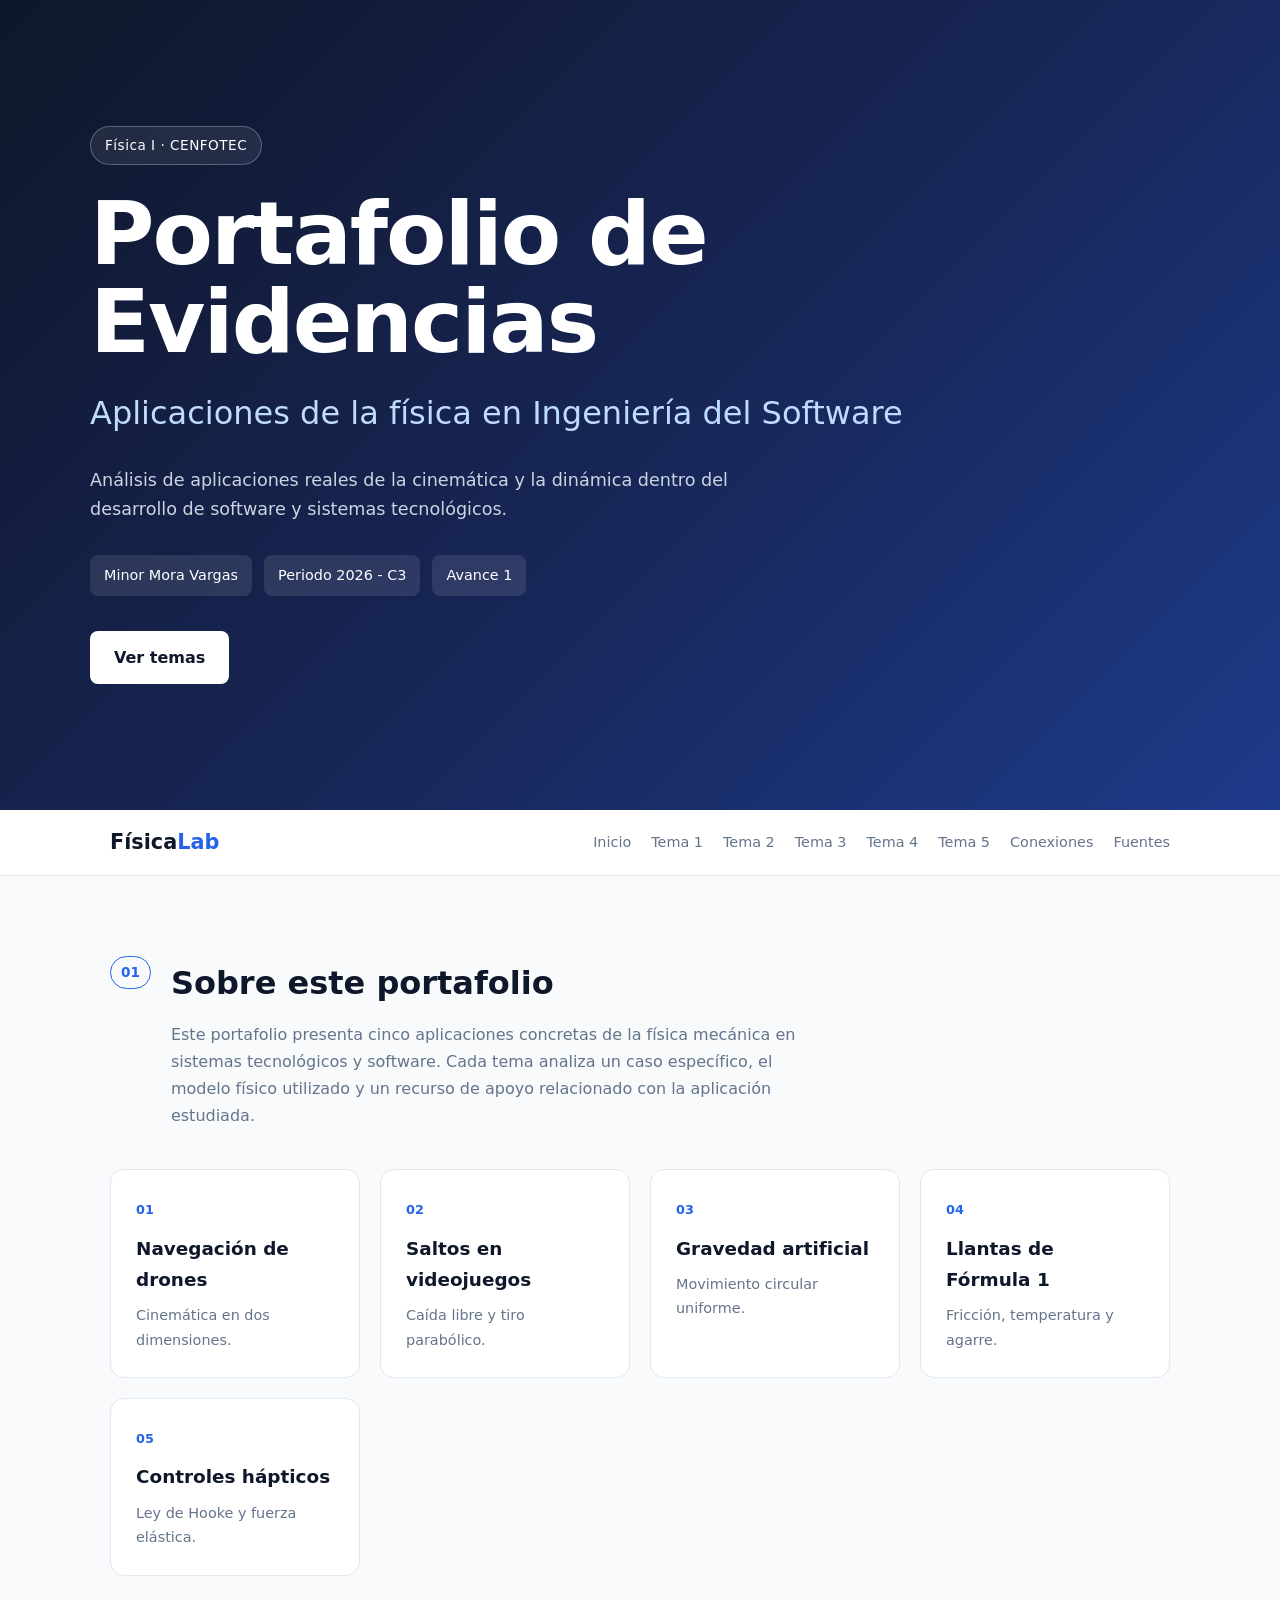
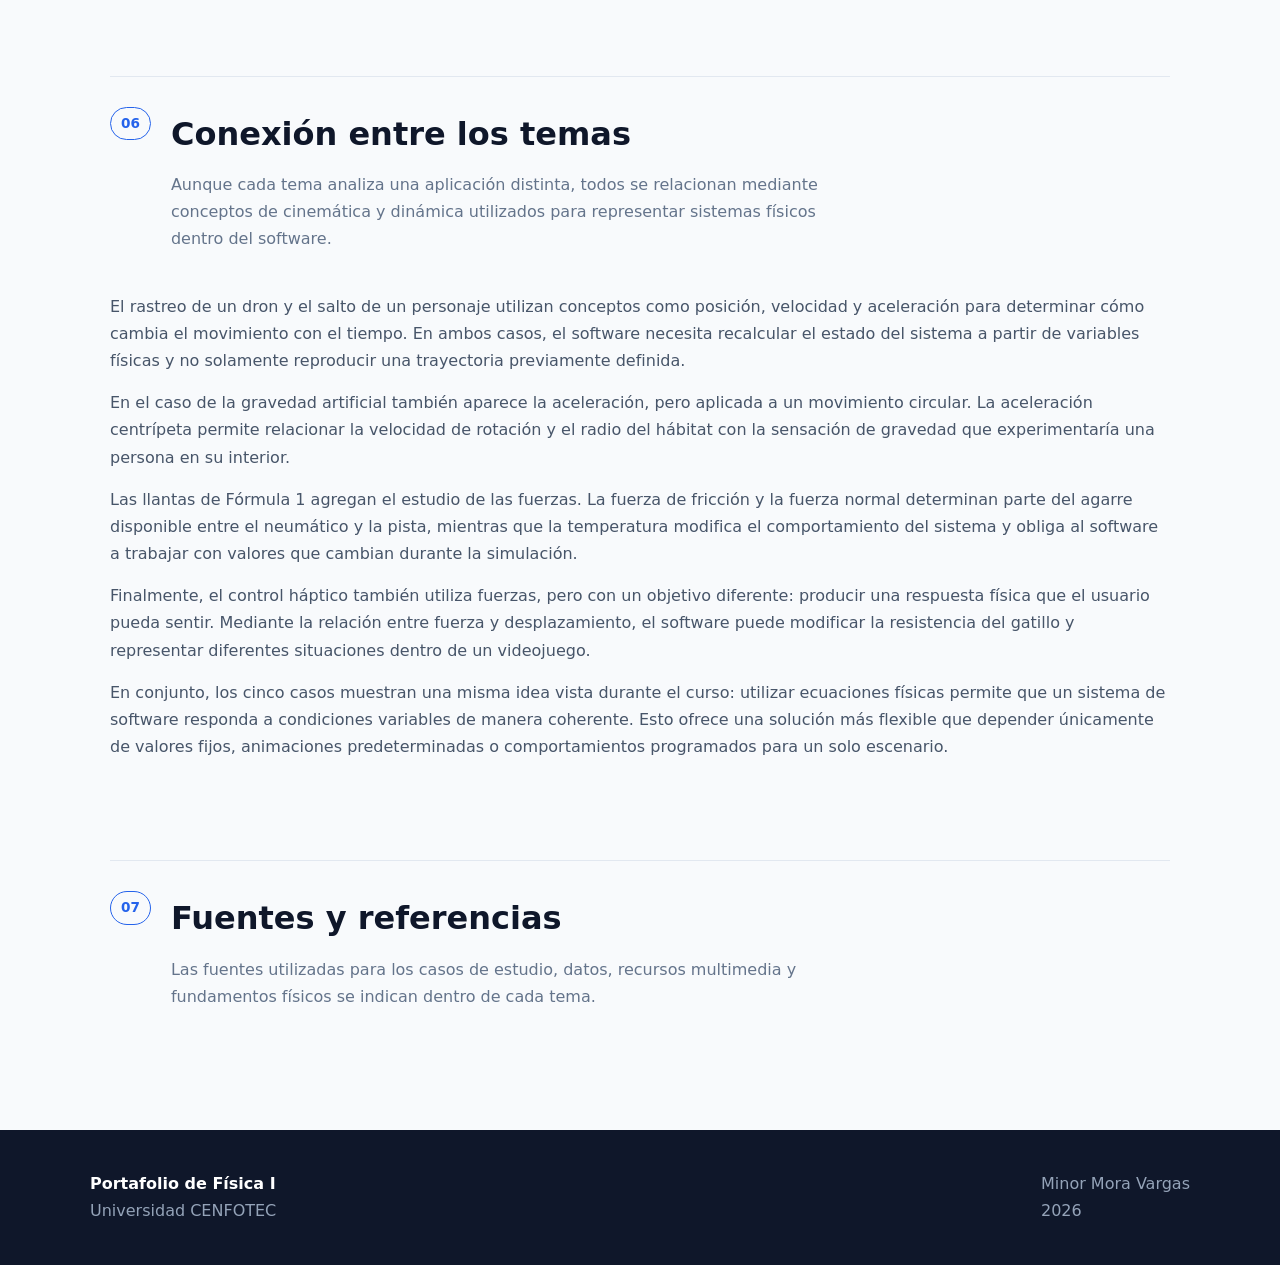
<file: index.html>
<!DOCTYPE html>
<html lang="es">

<head>
    <meta charset="UTF-8">
    <meta name="viewport" content="width=device-width, initial-scale=1.0">

    <title>Portafolio de Física | Minor Mora Vargas</title>

    <link rel="stylesheet" href="css/styles.css">
</head>

<body>


    <header class="hero" id="inicio">

        <div class="hero-content">

            <span class="tag">
                Física I · CENFOTEC
            </span>

            <h1>
                Portafolio de Evidencias
            </h1>

            <h2>
                Aplicaciones de la física en Ingeniería del Software
            </h2>

            <p class="hero-description">
                Análisis de aplicaciones reales de la cinemática y la dinámica
                dentro del desarrollo de software y sistemas tecnológicos.
            </p>

            <div class="student-info">

                <span>
                    Minor Mora Vargas
                </span>

                <span>
                    Periodo 2026 - C3
                </span>

                <span>
                    Avance 1
                </span>

            </div>

            <a href="#temas" class="btn-primary">
                Ver temas
            </a>

        </div>

    </header>



    <nav class="navbar">

        <div class="nav-container">

            <a class="logo" href="index.html">
                Física<span>Lab</span>
            </a>

            <div class="nav-links">

                <a href="index.html">
                    Inicio
                </a>

                <a href="tema1.html">
                    Tema 1
                </a>

                <a href="tema2.html">
                    Tema 2
                </a>

                <a href="tema3.html">
                    Tema 3
                </a>

                <a href="tema4.html">
                    Tema 4
                </a>

                <a href="tema5.html">
                    Tema 5
                </a>

                <a href="#conexiones">
                    Conexiones
                </a>

                <a href="#fuentes">
                    Fuentes
                </a>

            </div>

        </div>

    </nav>



    <main>

        <section
            class="intro-section"
            id="temas"
        >

            <div class="section-heading">

                <span class="section-number">
                    01
                </span>

                <div>

                    <h2>
                        Sobre este portafolio
                    </h2>

                    <p>
                        Este portafolio presenta cinco aplicaciones concretas
                        de la física mecánica en sistemas tecnológicos y
                        software. Cada tema analiza un caso específico,
                        el modelo físico utilizado y un recurso de apoyo
                        relacionado con la aplicación estudiada.
                    </p>

                </div>

            </div>



            <div class="topics-grid">

                <a
                    href="tema1.html"
                    class="topic-card"
                >

                    <span class="topic-number">
                        01
                    </span>

                    <h3>
                        Navegación de drones
                    </h3>

                    <p>
                        Cinemática en dos dimensiones.
                    </p>

                </a>


                <a
                    href="tema2.html"
                    class="topic-card"
                >

                    <span class="topic-number">
                        02
                    </span>

                    <h3>
                        Saltos en videojuegos
                    </h3>

                    <p>
                        Caída libre y tiro parabólico.
                    </p>

                </a>


                <a
                    href="tema3.html"
                    class="topic-card"
                >

                    <span class="topic-number">
                        03
                    </span>

                    <h3>
                        Gravedad artificial
                    </h3>

                    <p>
                        Movimiento circular uniforme.
                    </p>

                </a>


                <a
                    href="tema4.html"
                    class="topic-card"
                >

                    <span class="topic-number">
                        04
                    </span>

                    <h3>
                        Llantas de Fórmula 1
                    </h3>

                    <p>
                        Fricción, temperatura y agarre.
                    </p>

                </a>


                <a
                    href="tema5.html"
                    class="topic-card"
                >

                    <span class="topic-number">
                        05
                    </span>

                    <h3>
                        Controles hápticos
                    </h3>

                    <p>
                        Ley de Hooke y fuerza elástica.
                    </p>

                </a>

            </div>

        </section>



        <section
            class="sources-section"
            id="conexiones"
        >

            <div class="section-heading">

                <span class="section-number">
                    06
                </span>

                <div>

                    <h2>
                        Conexión entre los temas
                    </h2>

                    <p>
                        Aunque cada tema analiza una aplicación distinta,
                        todos se relacionan mediante conceptos de cinemática
                        y dinámica utilizados para representar sistemas físicos
                        dentro del software.
                    </p>

                </div>

            </div>


            <div class="content-block">

                <p>
                    El rastreo de un dron y el salto de un personaje utilizan
                    conceptos como posición, velocidad y aceleración para
                    determinar cómo cambia el movimiento con el tiempo.
                    En ambos casos, el software necesita recalcular el estado
                    del sistema a partir de variables físicas y no solamente
                    reproducir una trayectoria previamente definida.
                </p>

                <p>
                    En el caso de la gravedad artificial también aparece la
                    aceleración, pero aplicada a un movimiento circular.
                    La aceleración centrípeta permite relacionar la velocidad
                    de rotación y el radio del hábitat con la sensación de
                    gravedad que experimentaría una persona en su interior.
                </p>

                <p>
                    Las llantas de Fórmula 1 agregan el estudio de las fuerzas.
                    La fuerza de fricción y la fuerza normal determinan parte
                    del agarre disponible entre el neumático y la pista,
                    mientras que la temperatura modifica el comportamiento
                    del sistema y obliga al software a trabajar con valores
                    que cambian durante la simulación.
                </p>

                <p>
                    Finalmente, el control háptico también utiliza fuerzas,
                    pero con un objetivo diferente: producir una respuesta
                    física que el usuario pueda sentir. Mediante la relación
                    entre fuerza y desplazamiento, el software puede modificar
                    la resistencia del gatillo y representar diferentes
                    situaciones dentro de un videojuego.
                </p>

                <p>
                    En conjunto, los cinco casos muestran una misma idea vista
                    durante el curso: utilizar ecuaciones físicas permite que
                    un sistema de software responda a condiciones variables
                    de manera coherente. Esto ofrece una solución más flexible
                    que depender únicamente de valores fijos, animaciones
                    predeterminadas o comportamientos programados para un solo
                    escenario.
                </p>

            </div>

        </section>



        <section
            class="sources-section"
            id="fuentes"
        >

            <div class="section-heading">

                <span class="section-number">
                    07
                </span>

                <div>

                    <h2>
                        Fuentes y referencias
                    </h2>

                    <p>
                        Las fuentes utilizadas para los casos de estudio,
                        datos, recursos multimedia y fundamentos físicos
                        se indican dentro de cada tema.
                    </p>

                </div>

            </div>

        </section>

    </main>


    <footer>

        <div class="footer-content">

            <div>

                <strong>
                    Portafolio de Física I
                </strong>

                <p>
                    Universidad CENFOTEC
                </p>

            </div>

            <div>

                <p>
                    Minor Mora Vargas
                </p>

                <p>
                    2026
                </p>

            </div>

        </div>

    </footer>

</body>

</html>
</file>
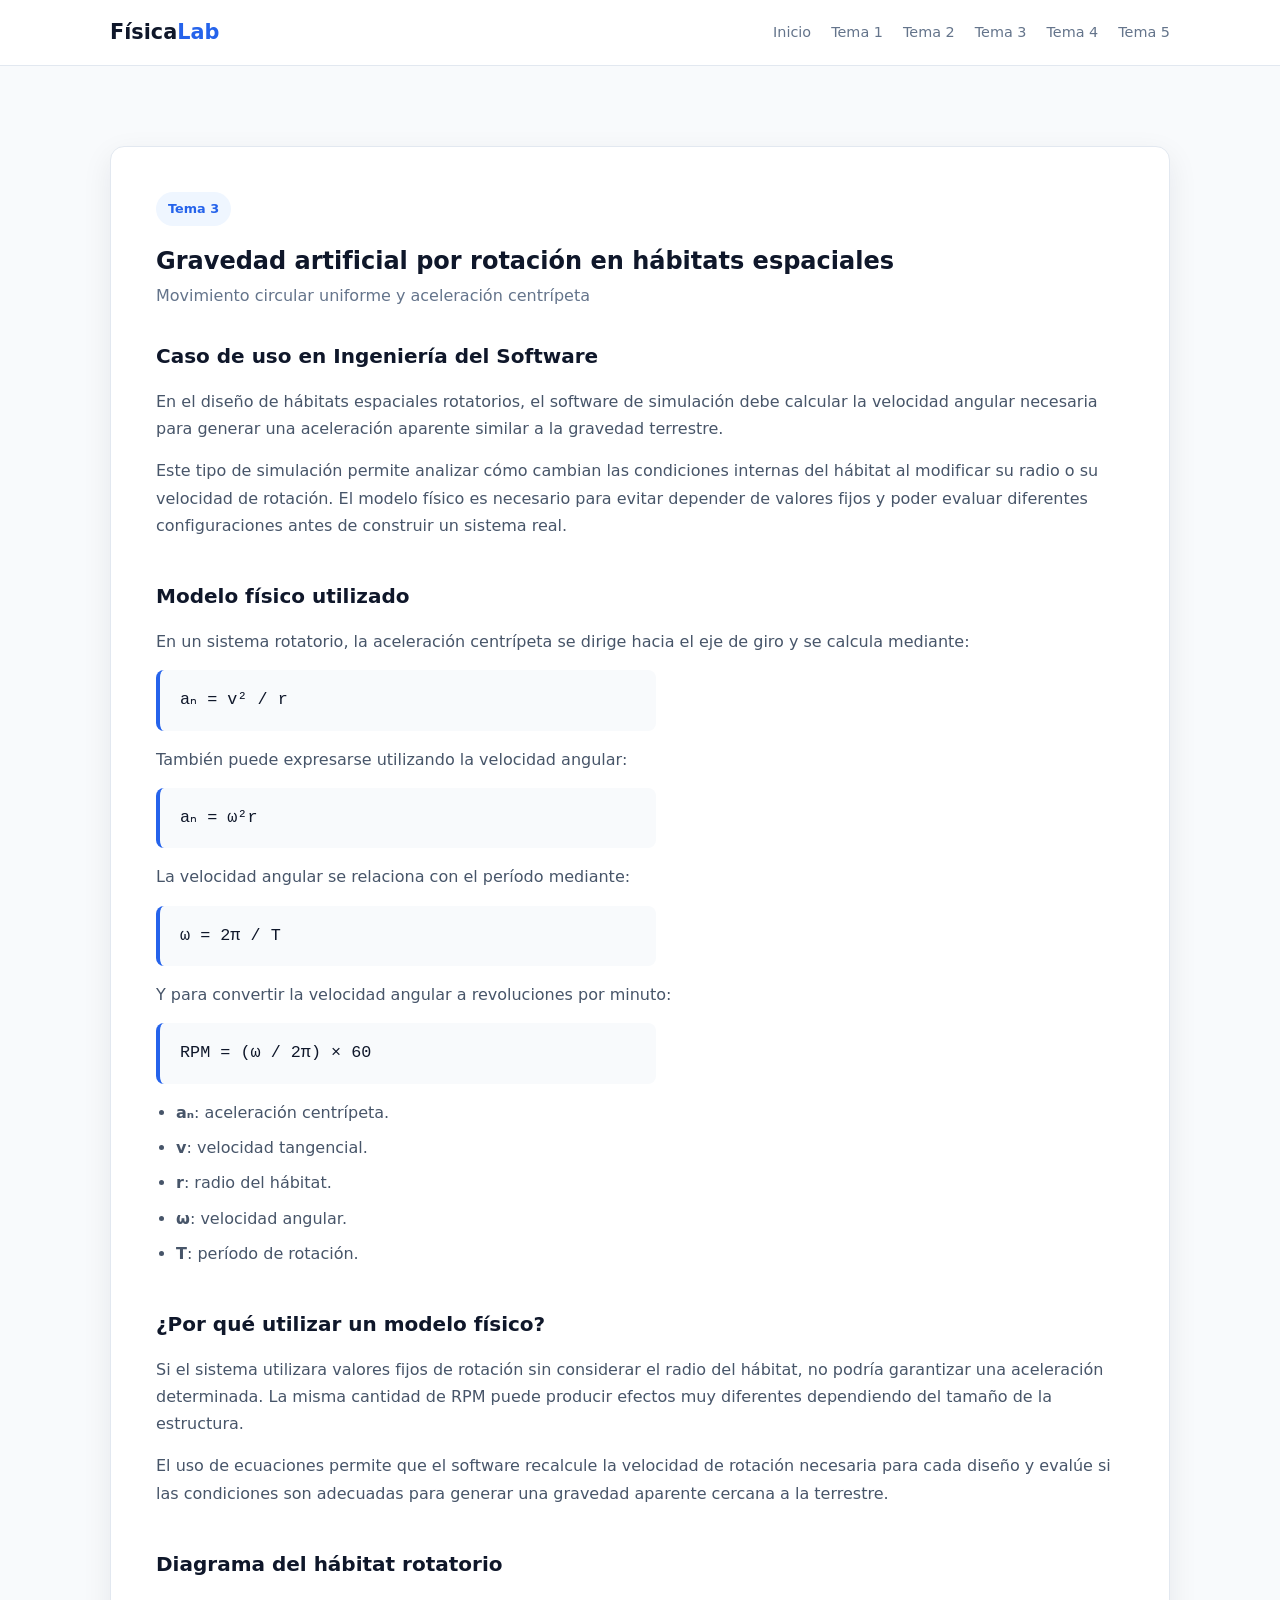
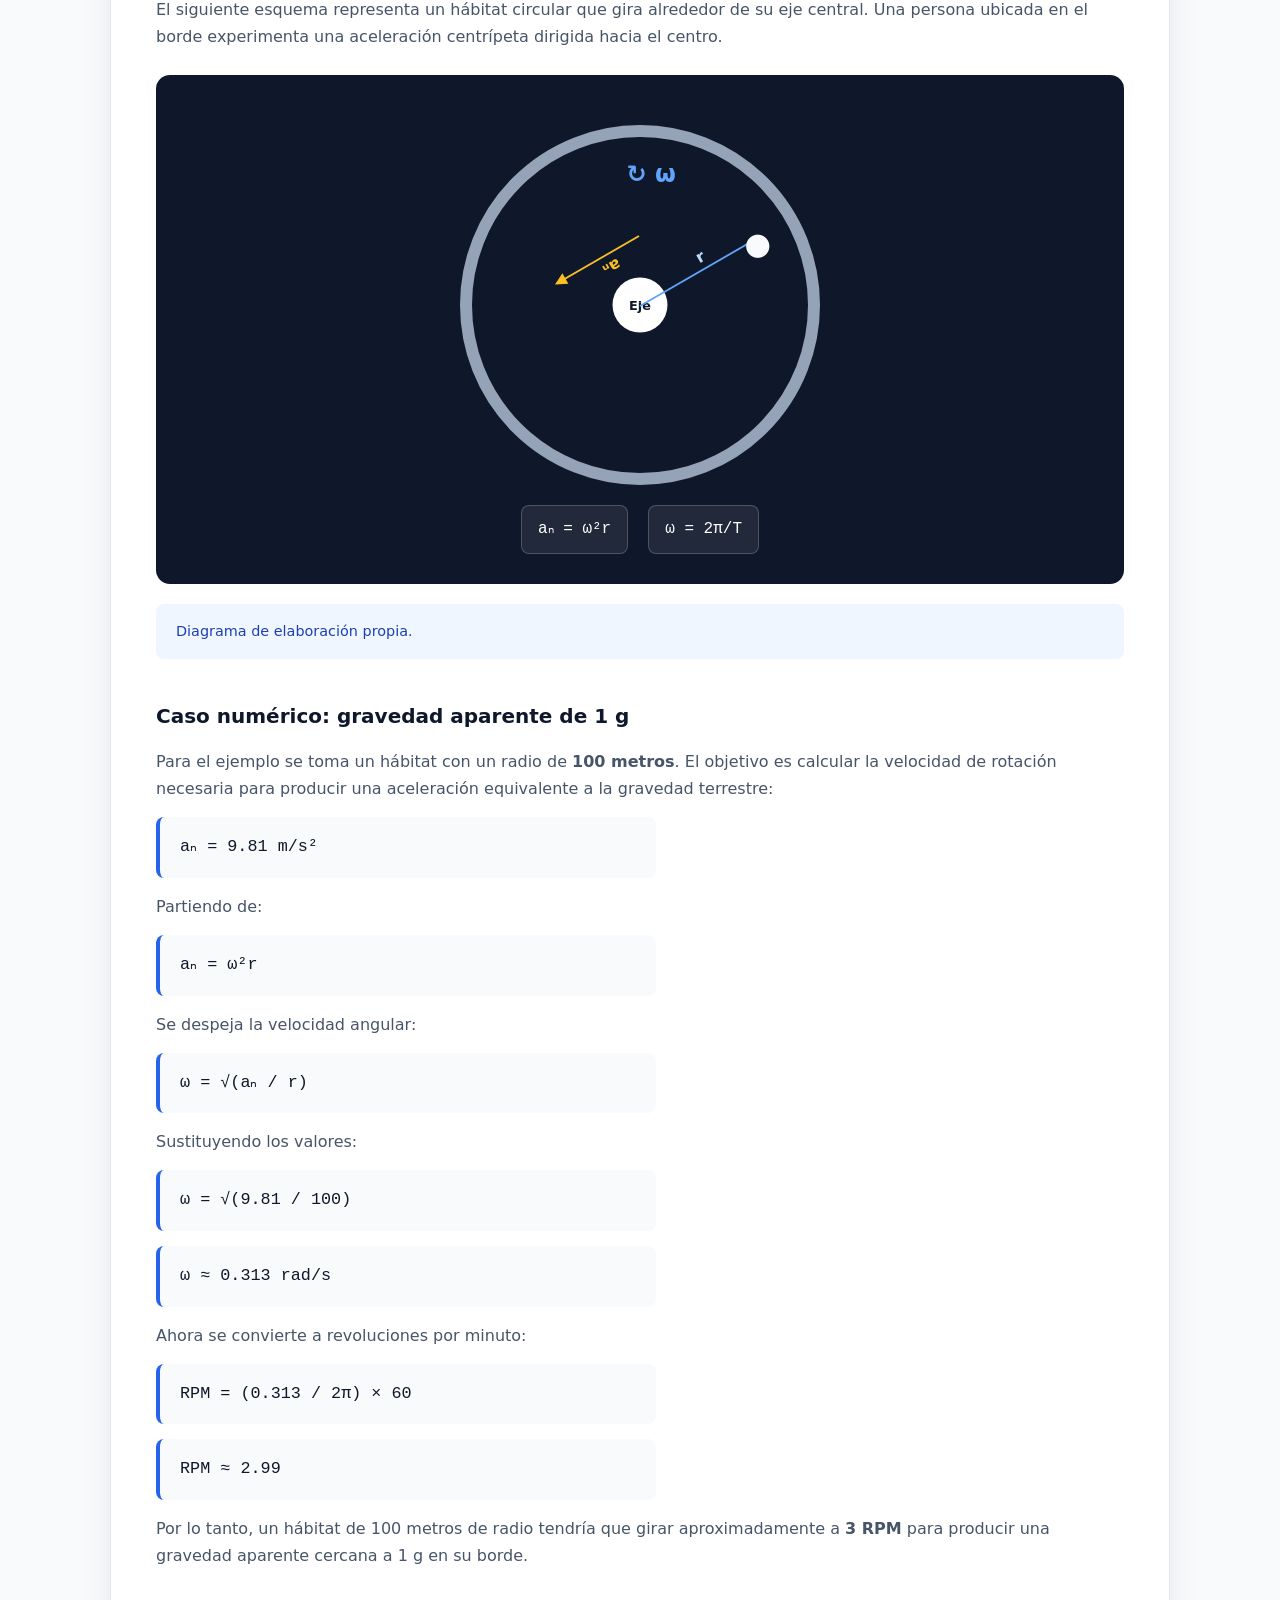
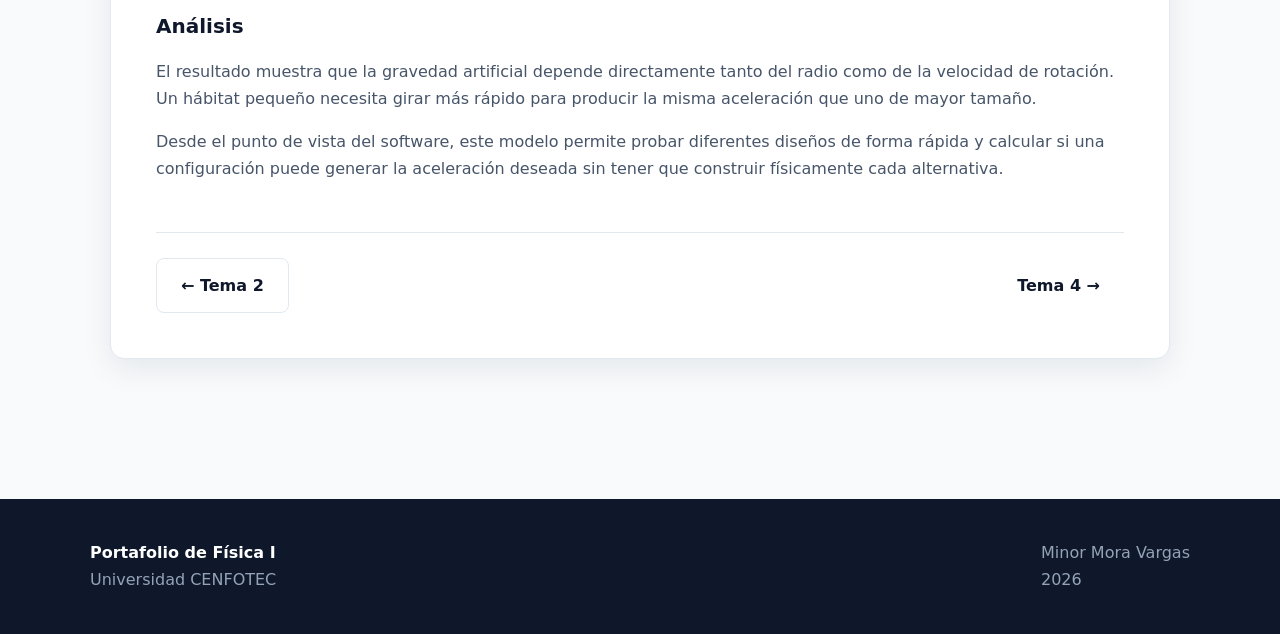
<file: tema3.html>
<!DOCTYPE html>
<html lang="es">

<head>
    <meta charset="UTF-8">
    <meta name="viewport" content="width=device-width, initial-scale=1.0">

    <title>Tema 3 | Gravedad artificial</title>

    <link rel="stylesheet" href="css/styles.css">
</head>

<body>

    <nav class="navbar">

        <div class="nav-container">

            <a class="logo" href="index.html">
                Física<span>Lab</span>
            </a>

            <div class="nav-links">
                <a href="index.html">Inicio</a>
                <a href="tema1.html">Tema 1</a>
                <a href="tema2.html">Tema 2</a>
                <a href="tema3.html">Tema 3</a>
                <a href="tema4.html">Tema 4</a>
                <a href="tema5.html">Tema 5</a>
            </div>

        </div>

    </nav>


    <main>

        <section class="topic-section">

            <div class="topic-header">

                <span class="topic-label">
                    Tema 3
                </span>

                <h1>
                    Gravedad artificial por rotación en hábitats espaciales
                </h1>

                <p class="topic-subtitle">
                    Movimiento circular uniforme y aceleración centrípeta
                </p>

            </div>


            <div class="topic-content">

                <div class="content-block">

                    <h3>
                        Caso de uso en Ingeniería del Software
                    </h3>

                    <p>
                        En el diseño de hábitats espaciales rotatorios, el software
                        de simulación debe calcular la velocidad angular necesaria
                        para generar una aceleración aparente similar a la gravedad
                        terrestre.
                    </p>

                    <p>
                        Este tipo de simulación permite analizar cómo cambian las
                        condiciones internas del hábitat al modificar su radio o
                        su velocidad de rotación. El modelo físico es necesario
                        para evitar depender de valores fijos y poder evaluar
                        diferentes configuraciones antes de construir un sistema real.
                    </p>

                </div>


                <div class="content-block">

                    <h3>
                        Modelo físico utilizado
                    </h3>

                    <p>
                        En un sistema rotatorio, la aceleración centrípeta se dirige
                        hacia el eje de giro y se calcula mediante:
                    </p>

                    <div class="formula">
                        aₙ = v² / r
                    </div>

                    <p>
                        También puede expresarse utilizando la velocidad angular:
                    </p>

                    <div class="formula">
                        aₙ = ω²r
                    </div>

                    <p>
                        La velocidad angular se relaciona con el período mediante:
                    </p>

                    <div class="formula">
                        ω = 2π / T
                    </div>

                    <p>
                        Y para convertir la velocidad angular a revoluciones por minuto:
                    </p>

                    <div class="formula">
                        RPM = (ω / 2π) × 60
                    </div>

                    <ul class="variable-list">
                        <li><strong>aₙ</strong>: aceleración centrípeta.</li>
                        <li><strong>v</strong>: velocidad tangencial.</li>
                        <li><strong>r</strong>: radio del hábitat.</li>
                        <li><strong>ω</strong>: velocidad angular.</li>
                        <li><strong>T</strong>: período de rotación.</li>
                    </ul>

                </div>


                <div class="content-block">

                    <h3>
                        ¿Por qué utilizar un modelo físico?
                    </h3>

                    <p>
                        Si el sistema utilizara valores fijos de rotación sin considerar
                        el radio del hábitat, no podría garantizar una aceleración
                        determinada. La misma cantidad de RPM puede producir efectos
                        muy diferentes dependiendo del tamaño de la estructura.
                    </p>

                    <p>
                        El uso de ecuaciones permite que el software recalcule la
                        velocidad de rotación necesaria para cada diseño y evalúe si
                        las condiciones son adecuadas para generar una gravedad aparente
                        cercana a la terrestre.
                    </p>

                </div>


                <div class="content-block">

                    <h3>
                        Diagrama del hábitat rotatorio
                    </h3>

                    <p>
                        El siguiente esquema representa un hábitat circular que gira
                        alrededor de su eje central. Una persona ubicada en el borde
                        experimenta una aceleración centrípeta dirigida hacia el centro.
                    </p>

                    <div class="space-diagram">

                        <div class="habitat-ring">

                            <div class="axis-point">
                                Eje
                            </div>

                            <div class="radius-line">
                                <span>
                                    r
                                </span>
                            </div>
                            <div class="astronaut">
                                ●
                            </div>

                            <div class="centripetal-arrow">
                                <span class="arrow-line"></span>
                                <span class="arrow-label">aₙ</span>
                            </div>

                            <div class="rotation-arrow">
                                ↻ ω
                            </div>
                        </div>

                        <div class="diagram-equations">
                            <span>aₙ = ω²r</span>
                            <span>ω = 2π/T</span>
                        </div>

                    </div>

                    <div class="data-source">
                        Diagrama de elaboración propia.
                    </div>

                </div>


                <div class="content-block">

                    <h3>
                        Caso numérico: gravedad aparente de 1 g
                    </h3>

                    <p>
                        Para el ejemplo se toma un hábitat con un radio de
                        <strong>100 metros</strong>. El objetivo es calcular la
                        velocidad de rotación necesaria para producir una aceleración
                        equivalente a la gravedad terrestre:
                    </p>

                    <div class="formula">
                        aₙ = 9.81 m/s²
                    </div>

                    <p>
                        Partiendo de:
                    </p>

                    <div class="formula">
                        aₙ = ω²r
                    </div>

                    <p>
                        Se despeja la velocidad angular:
                    </p>

                    <div class="formula">
                        ω = √(aₙ / r)
                    </div>

                    <p>
                        Sustituyendo los valores:
                    </p>

                    <div class="formula">
                        ω = √(9.81 / 100)
                    </div>

                    <div class="formula">
                        ω ≈ 0.313 rad/s
                    </div>

                    <p>
                        Ahora se convierte a revoluciones por minuto:
                    </p>

                    <div class="formula">
                        RPM = (0.313 / 2π) × 60
                    </div>

                    <div class="formula">
                        RPM ≈ 2.99
                    </div>

                    <p>
                        Por lo tanto, un hábitat de 100 metros de radio tendría
                        que girar aproximadamente a <strong>3 RPM</strong> para
                        producir una gravedad aparente cercana a 1 g en su borde.
                    </p>

                </div>


                <div class="content-block">

                    <h3>
                        Análisis
                    </h3>

                    <p>
                        El resultado muestra que la gravedad artificial depende
                        directamente tanto del radio como de la velocidad de rotación.
                        Un hábitat pequeño necesita girar más rápido para producir
                        la misma aceleración que uno de mayor tamaño.
                    </p>

                    <p>
                        Desde el punto de vista del software, este modelo permite
                        probar diferentes diseños de forma rápida y calcular si una
                        configuración puede generar la aceleración deseada sin tener
                        que construir físicamente cada alternativa.
                    </p>

                </div>


                <div class="topic-navigation">

                    <a href="tema2.html" class="btn-secondary">
                        ← Tema 2
                    </a>

                    <a href="tema4.html" class="btn-primary">
                        Tema 4 →
                    </a>

                </div>

            </div>

        </section>

    </main>


    <footer>

        <div class="footer-content">

            <div>
                <strong>Portafolio de Física I</strong>
                <p>Universidad CENFOTEC</p>
            </div>

            <div>
                <p>Minor Mora Vargas</p>
                <p>2026</p>
            </div>

        </div>

    </footer>

</body>

</html>
</file>
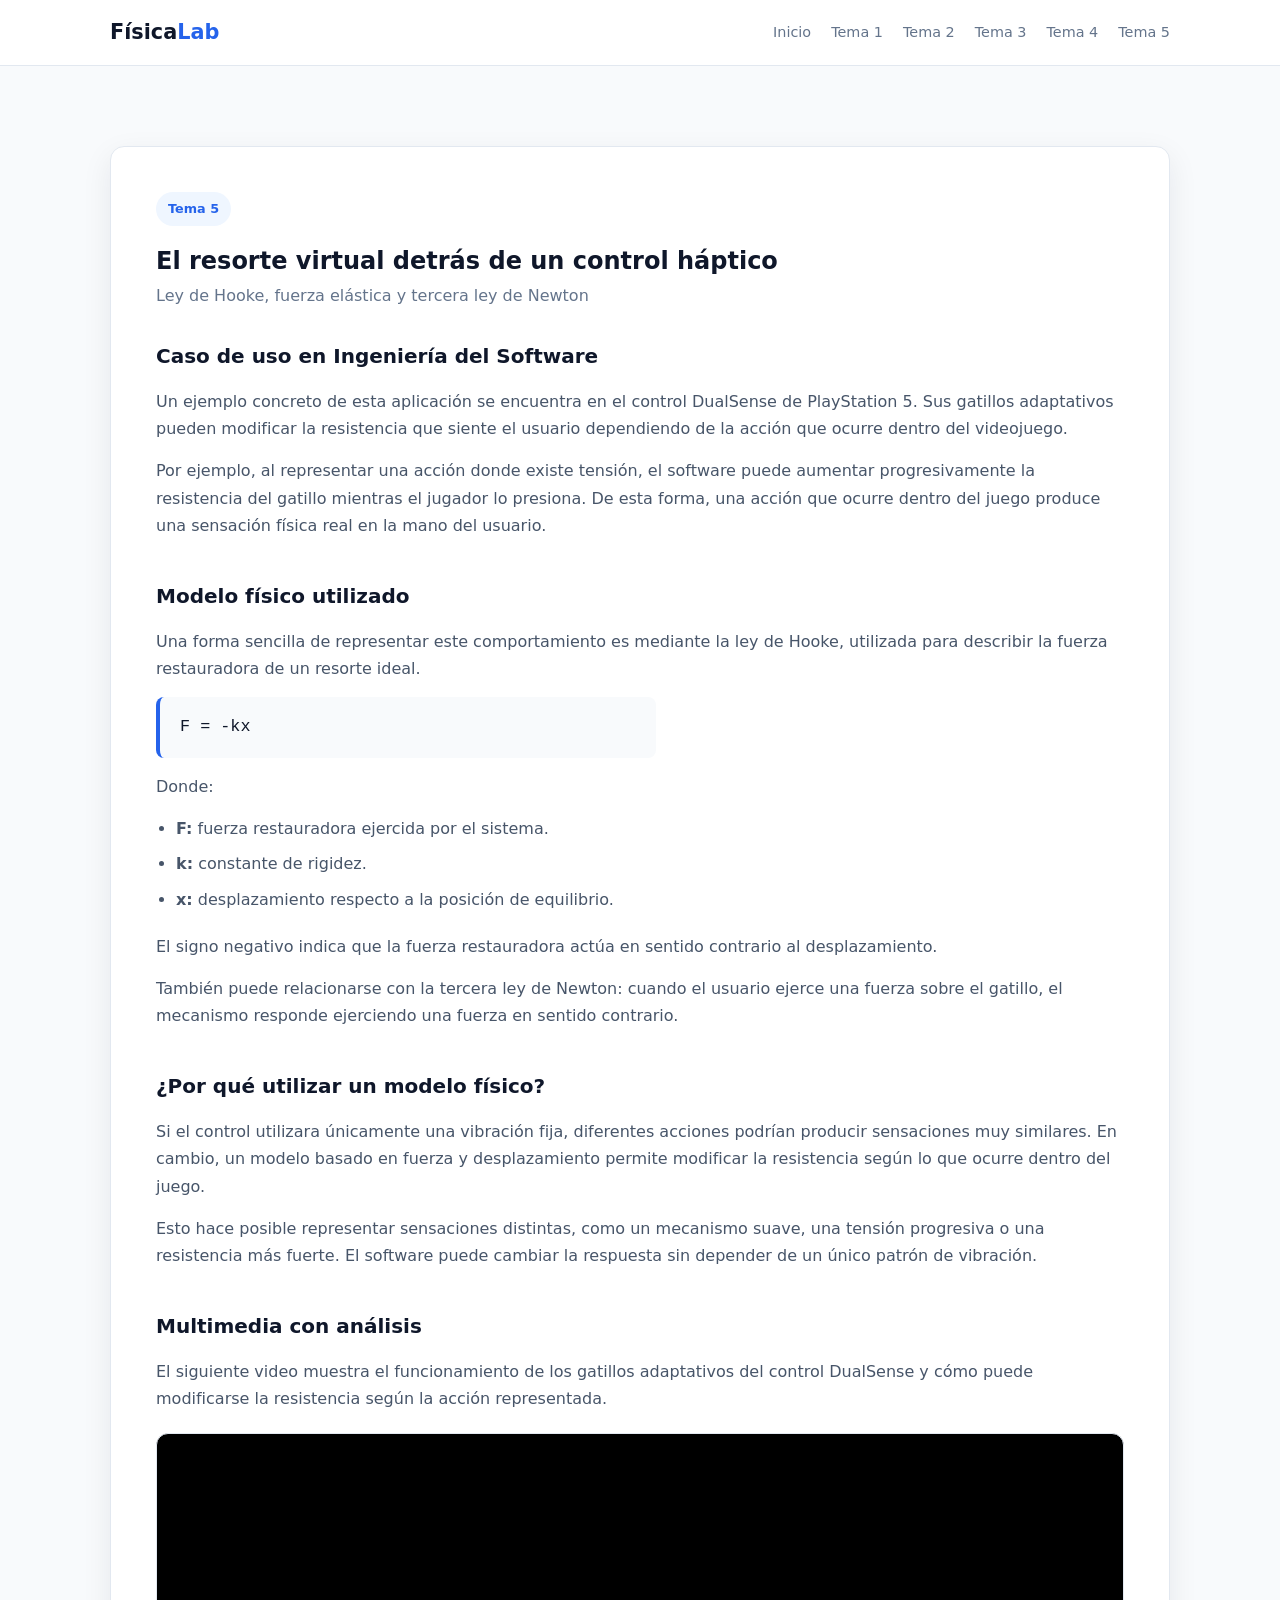
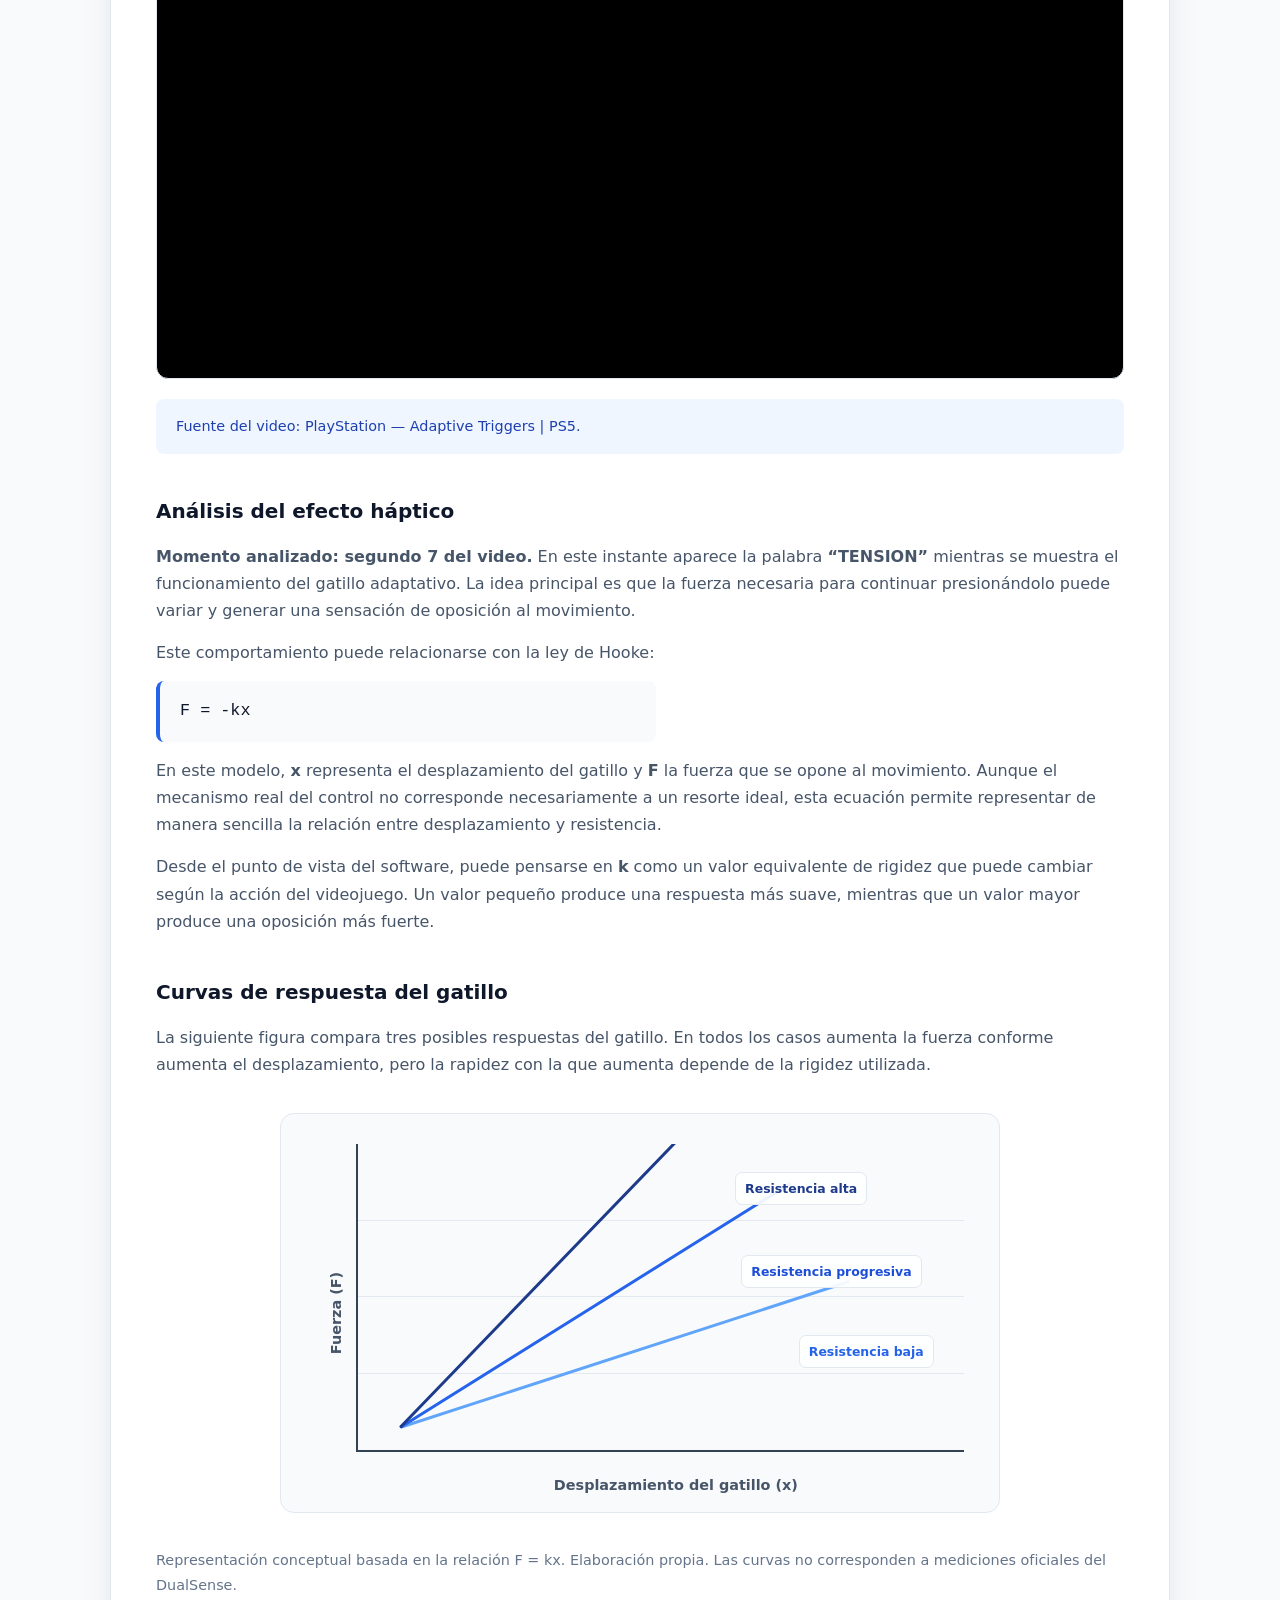
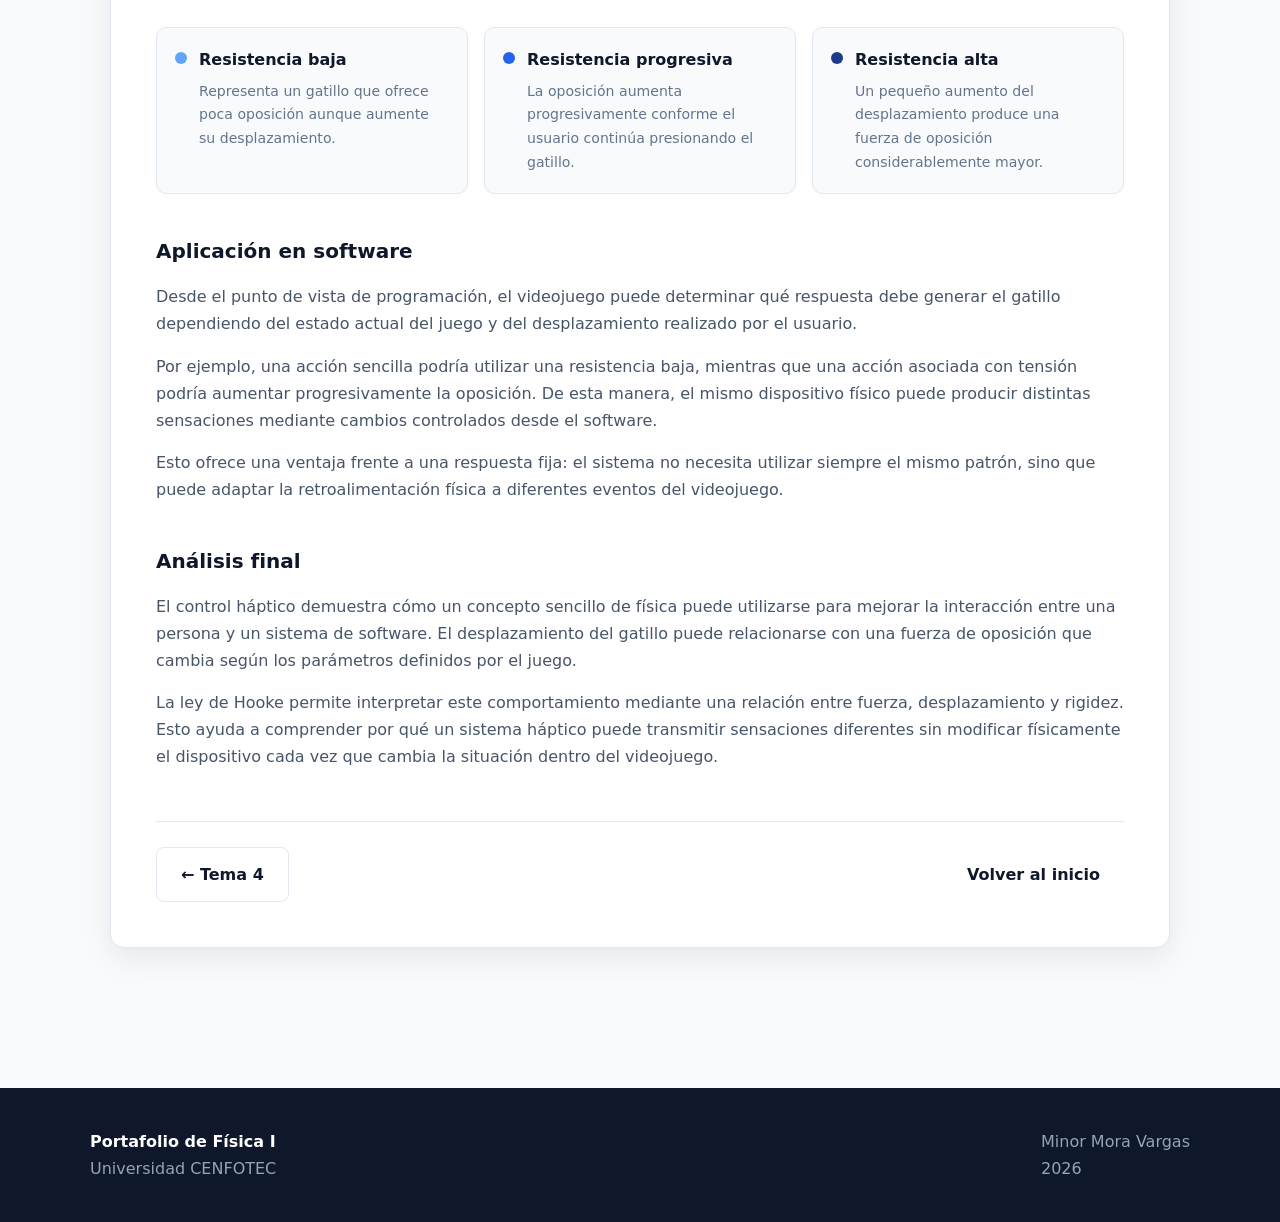
<file: tema5.html>
<!DOCTYPE html>
<html lang="es">

<head>
    <meta charset="UTF-8">
    <meta name="viewport" content="width=device-width, initial-scale=1.0">

    <title>Tema 5 | Control háptico</title>

    <link rel="stylesheet" href="css/styles.css">
</head>

<body>


    <nav class="navbar">

        <div class="nav-container">

            <a class="logo" href="index.html">
                Física<span>Lab</span>
            </a>

            <div class="nav-links">
                <a href="index.html">Inicio</a>
                <a href="tema1.html">Tema 1</a>
                <a href="tema2.html">Tema 2</a>
                <a href="tema3.html">Tema 3</a>
                <a href="tema4.html">Tema 4</a>
                <a href="tema5.html">Tema 5</a>
            </div>

        </div>

    </nav>



    <main>

        <section class="topic-section">

            <div class="topic-header">

                <span class="topic-label">
                    Tema 5
                </span>

                <h1>
                    El resorte virtual detrás de un control háptico
                </h1>

                <p class="topic-subtitle">
                    Ley de Hooke, fuerza elástica y tercera ley de Newton
                </p>

            </div>


            <div class="topic-content">



                <div class="content-block">

                    <h3>
                        Caso de uso en Ingeniería del Software
                    </h3>

                    <p>
                        Un ejemplo concreto de esta aplicación se encuentra en el
                        control DualSense de PlayStation 5. Sus gatillos adaptativos
                        pueden modificar la resistencia que siente el usuario
                        dependiendo de la acción que ocurre dentro del videojuego.
                    </p>

                    <p>
                        Por ejemplo, al representar una acción donde existe tensión,
                        el software puede aumentar progresivamente la resistencia del
                        gatillo mientras el jugador lo presiona. De esta forma, una
                        acción que ocurre dentro del juego produce una sensación física
                        real en la mano del usuario.
                    </p>

                </div>



                <div class="content-block">

                    <h3>
                        Modelo físico utilizado
                    </h3>

                    <p>
                        Una forma sencilla de representar este comportamiento es
                        mediante la ley de Hooke, utilizada para describir la fuerza
                        restauradora de un resorte ideal.
                    </p>

                    <div class="formula">
                        F = -kx
                    </div>

                    <p>
                        Donde:
                    </p>

                    <ul class="variable-list">

                        <li>
                            <strong>F:</strong>
                            fuerza restauradora ejercida por el sistema.
                        </li>

                        <li>
                            <strong>k:</strong>
                            constante de rigidez.
                        </li>

                        <li>
                            <strong>x:</strong>
                            desplazamiento respecto a la posición de equilibrio.
                        </li>

                    </ul>

                    <p>
                        El signo negativo indica que la fuerza restauradora actúa
                        en sentido contrario al desplazamiento.
                    </p>

                    <p>
                        También puede relacionarse con la tercera ley de Newton:
                        cuando el usuario ejerce una fuerza sobre el gatillo, el
                        mecanismo responde ejerciendo una fuerza en sentido contrario.
                    </p>

                </div>



                <div class="content-block">

                    <h3>
                        ¿Por qué utilizar un modelo físico?
                    </h3>

                    <p>
                        Si el control utilizara únicamente una vibración fija, diferentes
                        acciones podrían producir sensaciones muy similares. En cambio,
                        un modelo basado en fuerza y desplazamiento permite modificar
                        la resistencia según lo que ocurre dentro del juego.
                    </p>

                    <p>
                        Esto hace posible representar sensaciones distintas, como un
                        mecanismo suave, una tensión progresiva o una resistencia más
                        fuerte. El software puede cambiar la respuesta sin depender de
                        un único patrón de vibración.
                    </p>

                </div>



                <div class="content-block">

                    <h3>
                        Multimedia con análisis
                    </h3>

                    <p>
                        El siguiente video muestra el funcionamiento de los gatillos
                        adaptativos del control DualSense y cómo puede modificarse la
                        resistencia según la acción representada.
                    </p>

                    <div class="video-container">

                        <iframe
                            src="https://www.youtube.com/embed/7gJLVQy-bvM"
                            title="Adaptive Triggers | PS5"
                            allow="accelerometer; autoplay; clipboard-write; encrypted-media; gyroscope; picture-in-picture"
                            allowfullscreen>
                        </iframe>

                    </div>

                    <div class="data-source">
                        Fuente del video: PlayStation — Adaptive Triggers | PS5.
                    </div>

                </div>



                <div class="content-block">

                    <h3>
                        Análisis del efecto háptico
                    </h3>

                    <p>
                        <strong>Momento analizado: segundo 7 del video.</strong>
                        En este instante aparece la palabra
                        <strong>“TENSION”</strong> mientras se muestra el funcionamiento
                        del gatillo adaptativo. La idea principal es que la fuerza
                        necesaria para continuar presionándolo puede variar y generar
                        una sensación de oposición al movimiento.
                    </p>

                    <p>
                        Este comportamiento puede relacionarse con la ley de Hooke:
                    </p>

                    <div class="formula">
                        F = -kx
                    </div>

                    <p>
                        En este modelo, <strong>x</strong> representa el desplazamiento
                        del gatillo y <strong>F</strong> la fuerza que se opone al
                        movimiento. Aunque el mecanismo real del control no corresponde
                        necesariamente a un resorte ideal, esta ecuación permite
                        representar de manera sencilla la relación entre desplazamiento
                        y resistencia.
                    </p>

                    <p>
                        Desde el punto de vista del software, puede pensarse en
                        <strong>k</strong> como un valor equivalente de rigidez que puede
                        cambiar según la acción del videojuego. Un valor pequeño produce
                        una respuesta más suave, mientras que un valor mayor produce una
                        oposición más fuerte.
                    </p>

                </div>



                <div class="content-block">

                    <h3>
                        Curvas de respuesta del gatillo
                    </h3>

                    <p>
                        La siguiente figura compara tres posibles respuestas del
                        gatillo. En todos los casos aumenta la fuerza conforme aumenta
                        el desplazamiento, pero la rapidez con la que aumenta depende
                        de la rigidez utilizada.
                    </p>


                    <div class="haptic-response-chart">

                        <div class="haptic-y-label">
                            Fuerza (F)
                        </div>

                        <div class="haptic-chart-area">

                            <div class="haptic-grid-line grid-25"></div>
                            <div class="haptic-grid-line grid-50"></div>
                            <div class="haptic-grid-line grid-75"></div>

                            <div class="response-line response-soft"></div>
                            <div class="response-line response-medium"></div>
                            <div class="response-line response-hard"></div>

                            <span class="response-name response-name-soft">
                                Resistencia baja
                            </span>

                            <span class="response-name response-name-medium">
                                Resistencia progresiva
                            </span>

                            <span class="response-name response-name-hard">
                                Resistencia alta
                            </span>

                        </div>

                        <div class="haptic-x-label">
                            Desplazamiento del gatillo (x)
                        </div>

                    </div>


                    <p class="table-note">
                        Representación conceptual basada en la relación F = kx.
                        Elaboración propia. Las curvas no corresponden a mediciones
                        oficiales del DualSense.
                    </p>


                    <div class="response-explanation">

                        <div class="response-card">

                            <span class="response-dot soft-dot"></span>

                            <div>
                                <strong>Resistencia baja</strong>

                                <p>
                                    Representa un gatillo que ofrece poca oposición
                                    aunque aumente su desplazamiento.
                                </p>
                            </div>

                        </div>


                        <div class="response-card">

                            <span class="response-dot medium-dot"></span>

                            <div>
                                <strong>Resistencia progresiva</strong>

                                <p>
                                    La oposición aumenta progresivamente conforme el
                                    usuario continúa presionando el gatillo.
                                </p>
                            </div>

                        </div>


                        <div class="response-card">

                            <span class="response-dot hard-dot"></span>

                            <div>
                                <strong>Resistencia alta</strong>

                                <p>
                                    Un pequeño aumento del desplazamiento produce una
                                    fuerza de oposición considerablemente mayor.
                                </p>
                            </div>

                        </div>

                    </div>

                </div>



                <div class="content-block">

                    <h3>
                        Aplicación en software
                    </h3>

                    <p>
                        Desde el punto de vista de programación, el videojuego puede
                        determinar qué respuesta debe generar el gatillo dependiendo
                        del estado actual del juego y del desplazamiento realizado
                        por el usuario.
                    </p>

                    <p>
                        Por ejemplo, una acción sencilla podría utilizar una resistencia
                        baja, mientras que una acción asociada con tensión podría
                        aumentar progresivamente la oposición. De esta manera, el mismo
                        dispositivo físico puede producir distintas sensaciones mediante
                        cambios controlados desde el software.
                    </p>

                    <p>
                        Esto ofrece una ventaja frente a una respuesta fija: el sistema
                        no necesita utilizar siempre el mismo patrón, sino que puede
                        adaptar la retroalimentación física a diferentes eventos del
                        videojuego.
                    </p>

                </div>



                <div class="content-block">

                    <h3>
                        Análisis final
                    </h3>

                    <p>
                        El control háptico demuestra cómo un concepto sencillo de física
                        puede utilizarse para mejorar la interacción entre una persona y
                        un sistema de software. El desplazamiento del gatillo puede
                        relacionarse con una fuerza de oposición que cambia según los
                        parámetros definidos por el juego.
                    </p>

                    <p>
                        La ley de Hooke permite interpretar este comportamiento mediante
                        una relación entre fuerza, desplazamiento y rigidez. Esto ayuda
                        a comprender por qué un sistema háptico puede transmitir
                        sensaciones diferentes sin modificar físicamente el dispositivo
                        cada vez que cambia la situación dentro del videojuego.
                    </p>

                </div>



                <div class="topic-navigation">

                    <a
                        href="tema4.html"
                        class="btn-secondary"
                    >
                        ← Tema 4
                    </a>

                    <a
                        href="index.html"
                        class="btn-primary"
                    >
                        Volver al inicio
                    </a>

                </div>


            </div>

        </section>

    </main>



    <footer>

        <div class="footer-content">

            <div>
                <strong>Portafolio de Física I</strong>
                <p>Universidad CENFOTEC</p>
            </div>

            <div>
                <p>Minor Mora Vargas</p>
                <p>2026</p>
            </div>

        </div>

    </footer>

</body>

</html>
</file>
<file: css/styles.css>
:root {
    --primary: #0f172a;
    --secondary: #1e293b;

    --accent: #2563eb;
    --accent-light: #3b82f6;

    --background: #f8fafc;

    --surface: #ffffff;

    --text-primary: #0f172a;
    --text-secondary: #64748b;

    --border: #e2e8f0;

    --radius: 14px;

    --shadow: 0 10px 30px rgba(15, 23, 42, 0.08);
}


* {
    box-sizing: border-box;
    margin: 0;
    padding: 0;
}

html {
    scroll-behavior: smooth;
}

body {
    font-family:
        Inter,
        system-ui,
        -apple-system,
        BlinkMacSystemFont,
        "Segoe UI",
        sans-serif;

    background: var(--background);
    color: var(--text-primary);

    line-height: 1.7;
}



.hero {
    min-height: 90vh;

    display: flex;
    align-items: center;

    background:
        linear-gradient(
            135deg,
            #0f172a 0%,
            #172554 50%,
            #1e3a8a 100%
        );

    color: white;

    padding: 80px 20px;
}

.hero-content {
    width: 100%;
    max-width: 1100px;

    margin: auto;
}

.tag {
    display: inline-block;

    padding: 7px 14px;

    border: 1px solid rgba(255,255,255,0.25);

    border-radius: 30px;

    font-size: 0.85rem;

    letter-spacing: 0.5px;

    margin-bottom: 25px;

    background: rgba(255,255,255,0.08);
}

.hero h1 {
    font-size: clamp(3rem, 7vw, 5.5rem);

    line-height: 1;

    margin-bottom: 20px;

    letter-spacing: -2px;
}

.hero h2 {
    font-size: clamp(1.3rem, 3vw, 2rem);

    font-weight: 400;

    color: #bfdbfe;

    margin-bottom: 25px;
}

.hero-description {
    max-width: 650px;

    font-size: 1.1rem;

    color: #cbd5e1;

    margin-bottom: 30px;
}

.student-info {
    display: flex;

    flex-wrap: wrap;

    gap: 12px;

    margin-bottom: 35px;
}

.student-info span {
    background: rgba(255,255,255,0.1);

    padding: 8px 14px;

    border-radius: 8px;

    font-size: 0.9rem;
}

.btn-primary {
    display: inline-block;

    padding: 13px 24px;

    background: white;

    color: var(--primary);

    text-decoration: none;

    border-radius: 8px;

    font-weight: 600;

    transition: 0.2s ease;
}

.btn-primary:hover {
    transform: translateY(-2px);

    box-shadow: 0 10px 20px rgba(0,0,0,0.2);
}


.navbar {
    position: sticky;

    top: 0;

    z-index: 1000;

    background: rgba(255,255,255,0.92);

    backdrop-filter: blur(10px);

    border-bottom: 1px solid var(--border);
}

.nav-container {
    max-width: 1100px;

    margin: auto;

    display: flex;

    align-items: center;

    justify-content: space-between;

    padding: 15px 20px;
}

.logo {
    font-size: 1.3rem;

    font-weight: 800;

    text-decoration: none;

    color: var(--primary);
}

.logo span {
    color: var(--accent);
}

.nav-links {
    display: flex;

    gap: 20px;

    flex-wrap: wrap;
}

.nav-links a {
    text-decoration: none;

    color: var(--text-secondary);

    font-weight: 500;

    font-size: 0.9rem;

    transition: color 0.2s;
}

.nav-links a:hover {
    color: var(--accent);
}


/* GENERAL */

main {
    max-width: 1100px;

    margin: auto;

    padding: 80px 20px;
}

section {
    scroll-margin-top: 100px;
}


.section-heading {
    display: flex;

    gap: 20px;

    align-items: flex-start;

    margin-bottom: 40px;
}

.section-number {
    font-size: 0.85rem;

    font-weight: bold;

    color: var(--accent);

    border: 1px solid var(--accent);

    padding: 4px 10px;

    border-radius: 20px;
}

.section-heading h2 {
    font-size: 2rem;

    margin-bottom: 10px;
}

.section-heading p {
    color: var(--text-secondary);

    max-width: 650px;
}



.topics-grid {
    display: grid;

    grid-template-columns:
        repeat(auto-fit, minmax(210px, 1fr));

    gap: 20px;

    margin-bottom: 100px;
}

.topic-card {
    background: var(--surface);

    padding: 25px;

    border-radius: var(--radius);

    border: 1px solid var(--border);

    text-decoration: none;

    color: var(--text-primary);

    transition: 0.25s ease;
}

.topic-card:hover {
    transform: translateY(-5px);

    box-shadow: var(--shadow);

    border-color: #bfdbfe;
}

.topic-number {
    font-size: 0.8rem;

    color: var(--accent);

    font-weight: bold;
}

.topic-card h3 {
    margin: 10px 0 8px;

    font-size: 1.15rem;
}

.topic-card p {
    color: var(--text-secondary);

    font-size: 0.9rem;
}


/* SECCIONES DE TEMA */

.topic-section {
    background: var(--surface);

    border-radius: var(--radius);

    padding: 45px;

    margin-bottom: 60px;

    border: 1px solid var(--border);

    box-shadow: var(--shadow);
}

.topic-label {
    display: inline-block;

    font-size: 0.8rem;

    font-weight: bold;

    color: var(--accent);

    background: #eff6ff;

    padding: 6px 12px;

    border-radius: 20px;

    margin-bottom: 15px;
}

.topic-header h2 {
    font-size: 2rem;

    line-height: 1.25;

    margin-bottom: 10px;
}

.topic-subtitle {
    color: var(--text-secondary);

    font-size: 1rem;

    margin-bottom: 30px;
}

.content-placeholder {
    padding: 30px;

    background: #f8fafc;

    border-radius: 10px;

    border: 1px dashed #cbd5e1;

    color: var(--text-secondary);
}



.sources-section {
    margin-top: 100px;

    padding-top: 30px;

    border-top: 1px solid var(--border);
}


footer {
    background: var(--primary);

    color: white;

    padding: 40px 20px;
}

.footer-content {
    max-width: 1100px;

    margin: auto;

    display: flex;

    justify-content: space-between;

    gap: 20px;

    flex-wrap: wrap;
}

.footer-content p {
    color: #94a3b8;
}



@media (max-width: 800px) {

    .nav-container {
        flex-direction: column;

        gap: 15px;
    }

    .nav-links {
        justify-content: center;
    }

    .hero {
        min-height: 75vh;
    }

    .topic-section {
        padding: 25px;
    }

    .topic-header h2 {
        font-size: 1.6rem;
    }
}
.topic-content {
    margin-top: 30px;
}

.content-block {
    margin-bottom: 40px;
}

.content-block h3 {
    margin-bottom: 15px;
    font-size: 1.25rem;
    color: var(--primary);
}

.content-block p {
    margin-bottom: 15px;
    color: #475569;
}

.formula {
    max-width: 500px;
    margin: 15px 0;
    padding: 16px 20px;

    background: #f8fafc;

    border-left: 4px solid var(--accent);

    border-radius: 8px;

    font-family: "Courier New", monospace;

    font-size: 1.05rem;
}

.data-source {
    margin-top: 20px;

    padding: 15px 20px;

    background: #eff6ff;

    border-radius: 8px;

    color: #1e40af;

    font-size: 0.9rem;
}

.chart-container {
    width: 100%;

    margin: 30px 0;

    padding: 20px;

    background: white;

    border: 1px solid var(--border);

    border-radius: 12px;
}
.chart-note {
    margin: 10px 0 20px;

    padding: 12px 15px;

    background: #f8fafc;

    border-left: 3px solid var(--accent);

    color: #64748b;

    font-size: 0.9rem;

    border-radius: 6px;
}

.table-container {
    width: 100%;

    overflow-x: auto;

    margin-top: 25px;

    border: 1px solid var(--border);

    border-radius: 10px;
}

.data-table {
    width: 100%;

    border-collapse: collapse;

    min-width: 650px;
}

.data-table thead {
    background: #0f172a;

    color: white;
}

.data-table th,
.data-table td {
    padding: 12px 15px;

    text-align: center;

    border-bottom: 1px solid var(--border);
}

.data-table th {
    font-size: 0.85rem;

    font-weight: 600;
}

.data-table td {
    font-size: 0.9rem;

    color: #475569;
}

.data-table tbody tr:hover {
    background: #f8fafc;
}

.data-table tbody tr:last-child td {
    border-bottom: none;
}

.table-note {
    margin-top: 15px !important;

    font-size: 0.9rem;

    color: #64748b !important;
}
.topic-navigation {
    display: flex;
    justify-content: space-between;
    align-items: center;
    gap: 15px;

    margin-top: 50px;
    padding-top: 25px;

    border-top: 1px solid var(--border);
}

.btn-secondary {
    display: inline-block;

    padding: 13px 24px;

    border: 1px solid var(--border);

    color: var(--primary);

    text-decoration: none;

    border-radius: 8px;

    font-weight: 600;

    background: white;

    transition: 0.2s ease;
}

.btn-secondary:hover {
    background: #f8fafc;

    transform: translateY(-2px);
}

@media (max-width: 600px) {

    .topic-navigation {
        flex-direction: column;
    }

    .topic-navigation a {
        width: 100%;
        text-align: center;
    }

}

.variable-list {
    margin: 15px 0 20px 20px;
    color: #475569;
}

.variable-list li {
    margin-bottom: 8px;
}

.simulation-container {
    margin-top: 25px;
}

.simulation-controls {
    display: grid;
    grid-template-columns: repeat(2, 1fr);
    gap: 20px;
    margin-bottom: 25px;
}

.control-group {
    padding: 20px;
    background: #f8fafc;
    border: 1px solid var(--border);
    border-radius: 10px;
}

.control-group label {
    display: block;
    margin-bottom: 12px;
    color: var(--text-primary);
}

.control-group input[type="range"] {
    width: 100%;
    cursor: pointer;
}

.simulation-data {
    display: grid;
    grid-template-columns: repeat(2, 1fr);
    gap: 15px;
    margin-bottom: 25px;
}

.simulation-stat {
    padding: 18px;
    background: #eff6ff;
    border-radius: 10px;
    text-align: center;
}

.simulation-stat span {
    display: block;
    color: #64748b;
    font-size: 0.85rem;
    margin-bottom: 5px;
}

.simulation-stat strong {
    font-size: 1.25rem;
    color: #1d4ed8;
}

.jump-world {
    position: relative;

    height: 320px;

    overflow: hidden;

    background:
        linear-gradient(
            180deg,
            #dbeafe 0%,
            #eff6ff 70%,
            #f8fafc 100%
        );

    border: 1px solid var(--border);

    border-radius: 12px;

    margin-bottom: 25px;
}

.character {
    position: absolute;

    width: 45px;
    height: 45px;

    left: 50%;

    bottom: 20px;

    transform: translateX(-50%);

    background: var(--accent);

    border-radius: 10px;
}

.character::before {
    content: "";

    position: absolute;

    width: 8px;
    height: 8px;

    border-radius: 50%;

    background: white;

    top: 11px;
    left: 10px;

    box-shadow: 17px 0 0 white;
}

.ground {
    position: absolute;

    left: 0;
    right: 0;
    bottom: 0;

    height: 20px;

    background: #334155;
}

.trajectory-container {
    width: 100%;

    padding: 20px;

    border: 1px solid var(--border);

    border-radius: 12px;

    background: white;
}

@media (max-width: 700px) {

    .simulation-controls,
    .simulation-data {
        grid-template-columns: 1fr;
    }

}
.simulation-action {
    display: flex;
    align-items: center;
    gap: 18px;

    margin-bottom: 25px;

    flex-wrap: wrap;
}

.simulate-button {
    border: none;

    padding: 13px 24px;

    background: var(--accent);

    color: white;

    border-radius: 8px;

    font-size: 0.95rem;

    font-weight: 600;

    cursor: pointer;

    transition: 0.2s ease;
}

.simulate-button:hover {
    transform: translateY(-2px);
}

.simulate-button:active {
    transform: translateY(0);
}

.simulation-help {
    margin: 0 !important;

    color: #64748b !important;

    font-size: 0.9rem;
}
.space-diagram {
    margin-top: 25px;
    padding: 30px;

    background: #0f172a;

    border-radius: 14px;

    color: white;

    text-align: center;
}

.habitat-ring {
    position: relative;

    width: 360px;
    height: 360px;

    max-width: 100%;

    margin: 20px auto;

    border: 12px solid #94a3b8;

    border-radius: 50%;
}

.axis-point {
    position: absolute;

    top: 50%;
    left: 50%;

    transform: translate(-50%, -50%);

    width: 55px;
    height: 55px;

    display: flex;
    align-items: center;
    justify-content: center;

    background: white;

    color: #0f172a;

    border-radius: 50%;

    font-size: 0.8rem;

    font-weight: bold;
}

.radius-line {
    position: absolute;

    top: 50%;
    left: 50%;

    width: 40%;

    height: 2px;

    background: #60a5fa;

    transform-origin: left center;

    transform: rotate(-30deg);
}

.radius-line span {
    position: absolute;

    right: 40%;

    top: -25px;

    color: #bfdbfe;

    font-weight: bold;
}

.astronaut {
    position: absolute;

    top: 24%;
    right: 11%;

    font-size: 1.9rem;

    color: #f8fafc;
}

.centripetal-arrow {
    position: absolute;

    top: 29%;
    right: 22%;

    width: 95px;
    height: 2px;

    transform: rotate(150deg);
    transform-origin: left center;
}

.arrow-line {
    display: block;

    width: 100%;
    height: 2px;

    background: #fbbf24;

    position: relative;
}

.arrow-line::after {
    content: "";

    position: absolute;

    right: -2px;
    top: 50%;

    transform: translateY(-50%);

    border-top: 6px solid transparent;
    border-bottom: 6px solid transparent;
    border-left: 12px solid #fbbf24;
}

.arrow-label {
    position: absolute;

    top: -26px;
    left: 30px;

    color: #fbbf24;

    font-weight: bold;

    font-size: 1rem;
}

.rotation-arrow {
    position: absolute;

    top: 5%;
    left: 46%;

    color: #60a5fa;

    font-size: 1.5rem;

    font-weight: bold;
}

.diagram-equations {
    display: flex;

    justify-content: center;

    gap: 20px;

    flex-wrap: wrap;

    margin-top: 20px;
}

.diagram-equations span {
    padding: 10px 16px;

    background: rgba(255,255,255,0.08);

    border: 1px solid rgba(255,255,255,0.2);

    border-radius: 8px;

    font-family: "Courier New", monospace;
}

@media (max-width: 500px) {

    .habitat-ring {
        width: 280px;
        height: 280px;
    }

}



.video-container {
    position: relative;

    width: 100%;
    height: 0;

    padding-bottom: 56.25%;

    margin-top: 20px;

    overflow: hidden;

    border-radius: 12px;

    border: 1px solid var(--border);

    background: #000;
}

.video-container iframe {
    position: absolute;

    top: 0;
    left: 0;

    width: 100%;
    height: 100%;

    border: none;
}


.haptic-response-chart {
    position: relative;

    width: 100%;
    max-width: 720px;

    height: 400px;

    margin: 35px auto;

    padding:
        30px
        35px
        60px
        75px;

    background: #f8fafc;

    border: 1px solid var(--border);

    border-radius: 14px;
}


.haptic-chart-area {
    position: relative;

    width: 100%;
    height: 100%;

    border-left: 2px solid #334155;
    border-bottom: 2px solid #334155;

    overflow: hidden;
}


.haptic-grid-line {
    position: absolute;

    left: 0;

    width: 100%;
    height: 1px;

    background: #e2e8f0;
}

.grid-25 {
    bottom: 25%;
}

.grid-50 {
    bottom: 50%;
}

.grid-75 {
    bottom: 75%;
}


.response-line {
    position: absolute;

    left: 7%;
    bottom: 7%;

    height: 3px;

    border-radius: 10px;

    transform-origin: left center;
}


/* BAJA RESISTENCIA */

.response-soft {
    width: 78%;

    background: #60a5fa;

    transform: rotate(-18deg);
}



.response-medium {
    width: 76%;

    background: #2563eb;

    transform: rotate(-32deg);
}



.response-hard {
    width: 72%;

    background: #1e3a8a;

    transform: rotate(-46deg);
}



.response-name {
    position: absolute;

    padding: 5px 9px;

    background: rgba(255,255,255,0.92);

    border: 1px solid var(--border);

    border-radius: 7px;

    font-size: 0.78rem;

    font-weight: 600;

    white-space: nowrap;
}


.response-name-soft {
    right: 5%;
    bottom: 27%;

    color: #2563eb;
}


.response-name-medium {
    right: 7%;
    bottom: 53%;

    color: #1d4ed8;
}


.response-name-hard {
    right: 16%;
    top: 9%;

    color: #1e3a8a;
}



.haptic-y-label {
    position: absolute;

    left: 14px;
    top: 50%;

    transform:
        translateY(-50%)
        rotate(-90deg);

    font-size: 0.9rem;

    font-weight: 600;

    color: #475569;

    white-space: nowrap;
}


.haptic-x-label {
    position: absolute;

    bottom: 15px;
    left: 55%;

    transform: translateX(-50%);

    font-size: 0.9rem;

    font-weight: 600;

    color: #475569;

    white-space: nowrap;
}



.response-explanation {
    display: grid;

    grid-template-columns:
        repeat(3, 1fr);

    gap: 16px;

    margin-top: 30px;
}


.response-card {
    display: flex;

    align-items: flex-start;

    gap: 12px;

    padding: 18px;

    background: #f8fafc;

    border: 1px solid var(--border);

    border-radius: 10px;
}


.response-card strong {
    display: block;

    margin-bottom: 6px;

    color: var(--primary);
}


.response-card p {
    margin: 0 !important;

    font-size: 0.88rem;

    color: #64748b !important;
}


.response-dot {
    display: block;

    flex-shrink: 0;

    width: 12px;
    height: 12px;

    margin-top: 6px;

    border-radius: 50%;
}


.soft-dot {
    background: #60a5fa;
}


.medium-dot {
    background: #2563eb;
}


.hard-dot {
    background: #1e3a8a;
}



@media (max-width: 750px) {

    .haptic-response-chart {
        height: 340px;

        padding:
            25px
            20px
            55px
            60px;
    }


    .response-explanation {
        grid-template-columns: 1fr;
    }


    .response-name {
        font-size: 0.7rem;
    }


    .response-name-soft {
        right: 2%;
    }


    .response-name-medium {
        right: 3%;
    }


    .response-name-hard {
        right: 7%;
    }


    .haptic-x-label {
        font-size: 0.8rem;
    }


    .haptic-y-label {
        font-size: 0.8rem;
    }

}
</file>
